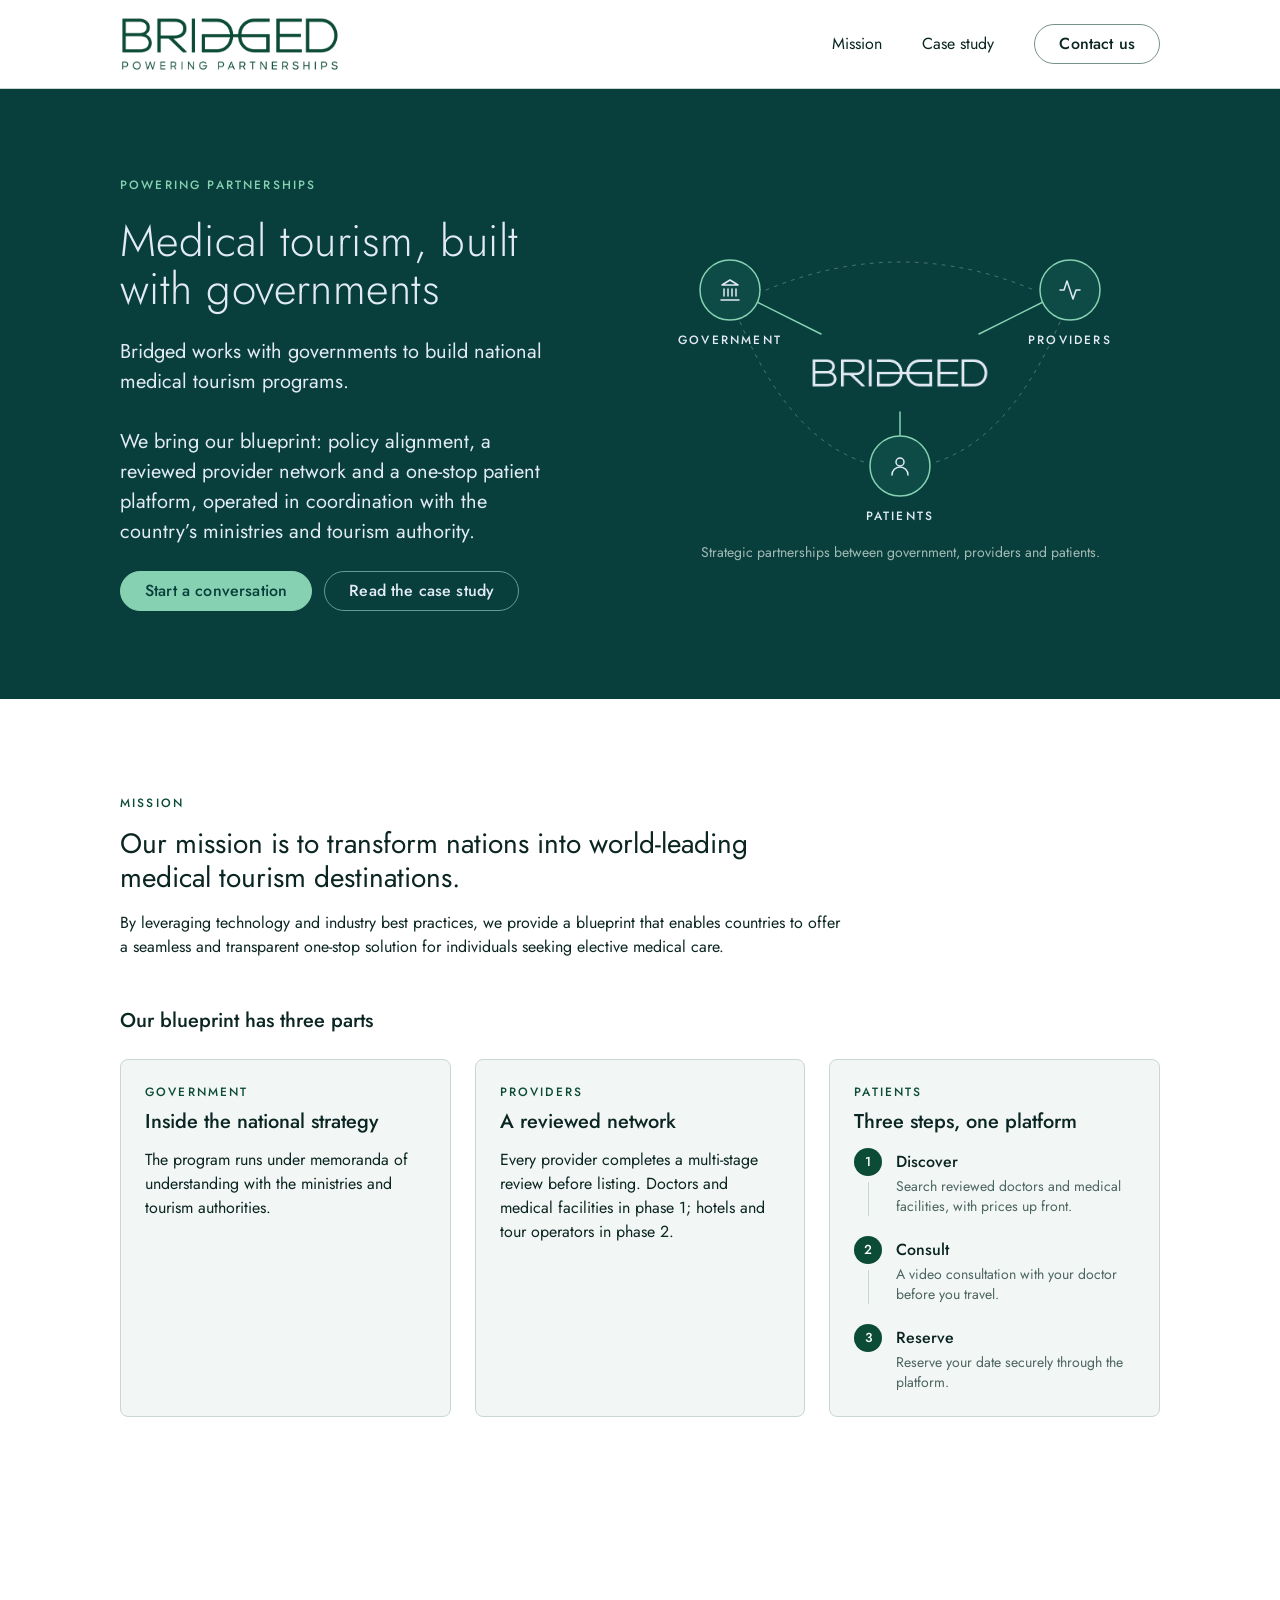
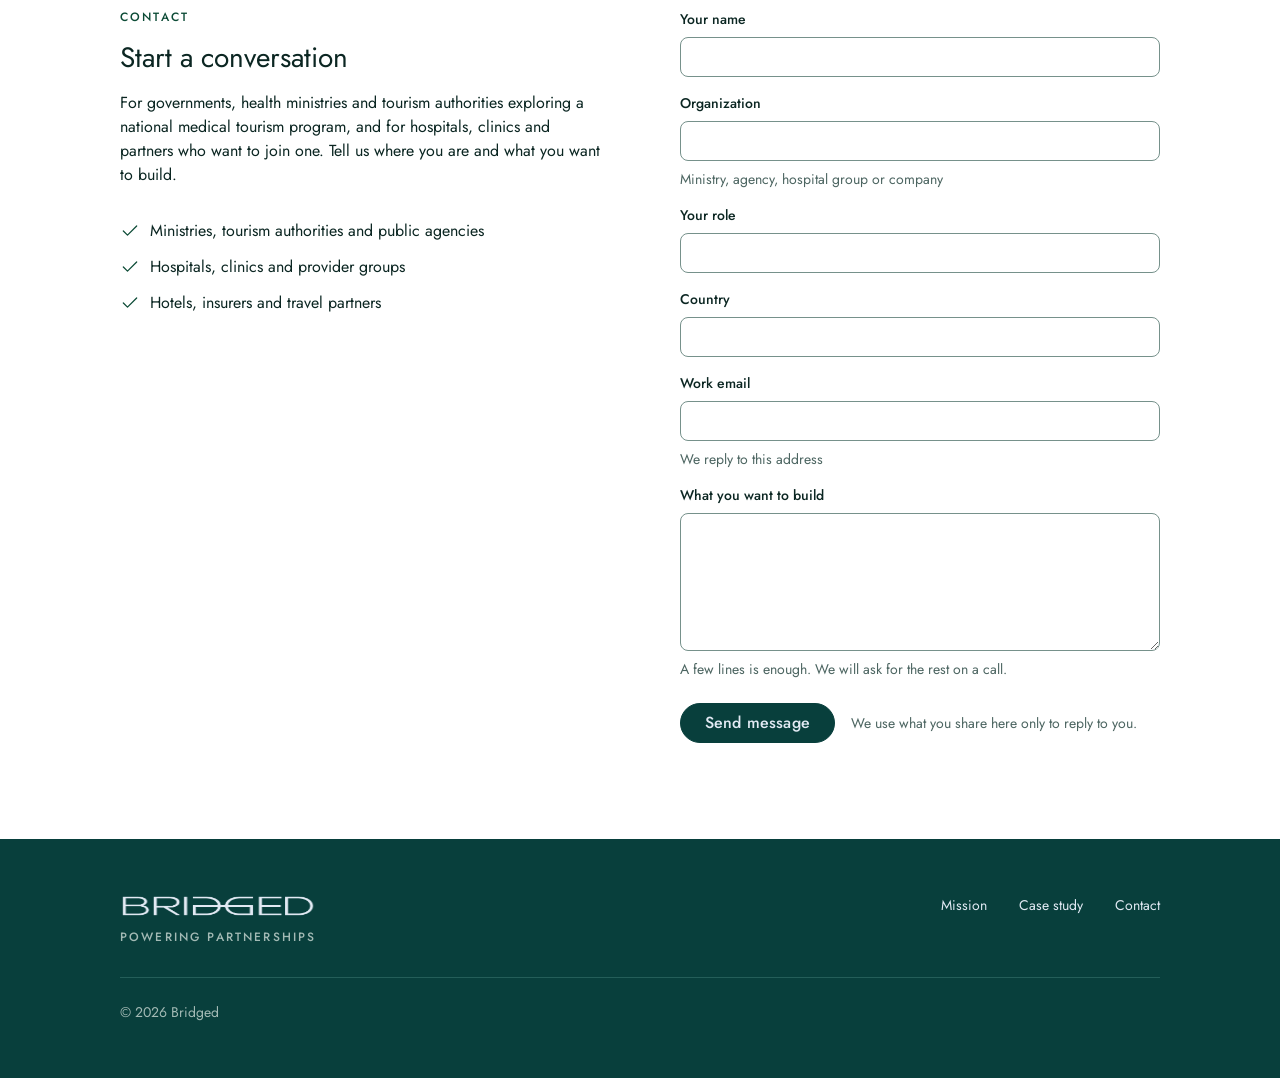
<file: index.html>
<!doctype html>
<html lang="en">
<head>
<meta charset="utf-8">
<meta name="viewport" content="width=device-width, initial-scale=1">
<title>Bridged — Medical tourism, built with governments</title>
<meta name="description" content="Bridged works with governments to build national medical tourism programs: policy alignment, a reviewed provider network and a one-stop patient platform. Armenia is the first country.">
<link rel="canonical" href="https://bridged.com/">
<meta property="og:type" content="website">
<meta property="og:site_name" content="Bridged">
<meta property="og:title" content="Bridged — Medical tourism, built with governments">
<meta property="og:description" content="Bridged works with governments to build national medical tourism programs: policy alignment, a reviewed provider network and a one-stop patient platform.">
<meta property="og:url" content="https://bridged.com/">
<meta property="og:image" content="https://bridged.com/assets/og-image.png">
<meta name="twitter:card" content="summary_large_image">
<meta name="theme-color" content="#083f3c">
<link rel="icon" href="/assets/favicon.svg" type="image/svg+xml">
<link rel="preconnect" href="https://fonts.googleapis.com">
<link rel="preconnect" href="https://fonts.gstatic.com" crossorigin>
<link href="https://fonts.googleapis.com/css2?family=Jost:ital,wght@0,300;0,400;0,500;1,300;1,400&display=swap" rel="stylesheet">
<link rel="stylesheet" href="/assets/styles.css">
</head>
<body>

<header class="site-header">
  <div class="wrap">
    <a class="site-logo" href="/" aria-label="Bridged home"><img src="/assets/bridged-lockup-forest.png" alt="Bridged, powering partnerships" width="220" height="55"></a>
    <nav class="site-nav" aria-label="Primary">
      <a class="nav-link" href="#mission">Mission</a>
      <a class="nav-link" href="/case-study.html">Case study</a>
      <a class="br-btn br-btn-secondary" href="#contact">Contact us</a>
    </nav>
  </div>
</header>

<main>

  <section class="hero theme-dark" aria-labelledby="hero-title">
    <div class="wrap">
      <div class="hero-copy">
        <p class="eyebrow">Powering partnerships</p>
        <h1 id="hero-title" class="display">Medical tourism, built with governments</h1>
        <p class="lead">Bridged works with governments to build national medical tourism programs.<br><br>We bring our blueprint: policy alignment, a reviewed provider network and a one-stop patient platform, operated in coordination with the country’s ministries and tourism authority.</p>
        <div class="btn-row">
          <a class="br-btn br-btn-primary" href="#contact">Start a conversation</a>
          <a class="br-btn br-btn-secondary" href="/case-study.html">Read the case study</a>
        </div>
      </div>
      <div class="hero-figure">
        <div class="hub" role="img" aria-label="Bridged at the centre, connected to government, providers and patients">
          <svg viewBox="0 0 520 300" fill="none" stroke-linecap="round" stroke-linejoin="round" aria-hidden="true">
            <path d="M113 74 181 108" stroke="#86d1b1" stroke-width="1.5"/>
            <path d="M407 74 339 108" stroke="#86d1b1" stroke-width="1.5"/>
            <path d="M260 210 260 186" stroke="#86d1b1" stroke-width="1.5"/>
            <path d="M126 64Q260 8 394 64" stroke="#e2eaf4" stroke-opacity="0.3" stroke-width="1" stroke-dasharray="3 6"/>
            <path d="M100 96Q150 212 224 236" stroke="#e2eaf4" stroke-opacity="0.3" stroke-width="1" stroke-dasharray="3 6"/>
            <path d="M420 96Q370 212 296 236" stroke="#e2eaf4" stroke-opacity="0.3" stroke-width="1" stroke-dasharray="3 6"/>
            <circle cx="90" cy="64" r="30" fill="#0e4b47" stroke="#86d1b1" stroke-width="1.5"/>
            <circle cx="430" cy="64" r="30" fill="#0e4b47" stroke="#86d1b1" stroke-width="1.5"/>
            <circle cx="260" cy="240" r="30" fill="#0e4b47" stroke="#86d1b1" stroke-width="1.5"/>
            <g transform="translate(78 52)" stroke="#e2eaf4" stroke-width="1.5"><path d="M3 22h18"/><path d="M6 18v-7"/><path d="M10 18v-7"/><path d="M14 18v-7"/><path d="M18 18v-7"/><path d="M12 2l8 5H4l8-5z"/></g>
            <g transform="translate(418 52)" stroke="#e2eaf4" stroke-width="1.5"><path d="M22 12h-4l-3 9L9 3l-3 9H2"/></g>
            <g transform="translate(248 228)" stroke="#e2eaf4" stroke-width="1.5"><circle cx="12" cy="8" r="4"/><path d="M20 21a8 8 0 0 0-16 0"/></g>
            <text x="90" y="118" text-anchor="middle" fill="#e2eaf4" font-family="Jost, system-ui, sans-serif" font-size="12" font-weight="500" letter-spacing="2.2">GOVERNMENT</text>
            <text x="430" y="118" text-anchor="middle" fill="#e2eaf4" font-family="Jost, system-ui, sans-serif" font-size="12" font-weight="500" letter-spacing="2.2">PROVIDERS</text>
            <text x="260" y="294" text-anchor="middle" fill="#e2eaf4" font-family="Jost, system-ui, sans-serif" font-size="12" font-weight="500" letter-spacing="2.2">PATIENTS</text>
          </svg>
          <img src="/assets/bridged-wordmark-ice.png" alt="" width="180" height="32">
        </div>
        <p class="small hub-caption">Strategic partnerships between government, providers and patients.</p>
      </div>
    </div>
  </section>

  <section id="mission" class="section" aria-labelledby="mission-title">
    <div class="wrap stack-48">
      <div class="measure stack-16">
        <p class="eyebrow">Mission</p>
        <h2 id="mission-title" class="title">Our mission is to transform nations into world-leading medical tourism destinations.</h2>
        <p>By leveraging technology and industry best practices, we provide a blueprint that enables countries to offer a seamless and transparent one-stop solution for individuals seeking elective medical care.</p>
      </div>
      <div class="stack-24">
        <h3 class="heading">Our blueprint has three parts</h3>
        <div class="card-grid">
          <section class="br-card">
            <p class="eyebrow br-card-eyebrow">Government</p>
            <h3 class="br-card-title">Inside the national strategy</h3>
            <div class="br-card-body"><p>The program runs under memoranda of understanding with the ministries and tourism authorities.</p></div>
          </section>
          <section class="br-card">
            <p class="eyebrow br-card-eyebrow">Providers</p>
            <h3 class="br-card-title">A reviewed network</h3>
            <div class="br-card-body"><p>Every provider completes a multi-stage review before listing. Doctors and medical facilities in phase 1; hotels and tour operators in phase 2.</p></div>
          </section>
          <section class="br-card">
            <p class="eyebrow br-card-eyebrow">Patients</p>
            <h3 class="br-card-title">Three steps, one platform</h3>
            <div class="br-card-body">
              <ol class="steps">
                <li class="step">
                  <span class="step-marker"><span class="step-num">1</span><span class="step-rail" aria-hidden="true"></span></span>
                  <span class="step-text"><span class="strong">Discover</span><span class="small muted">Search reviewed doctors and medical facilities, with prices up front.</span></span>
                </li>
                <li class="step">
                  <span class="step-marker"><span class="step-num">2</span><span class="step-rail" aria-hidden="true"></span></span>
                  <span class="step-text"><span class="strong">Consult</span><span class="small muted">A video consultation with your doctor before you travel.</span></span>
                </li>
                <li class="step">
                  <span class="step-marker"><span class="step-num">3</span></span>
                  <span class="step-text"><span class="strong">Reserve</span><span class="small muted">Reserve your date securely through the platform.</span></span>
                </li>
              </ol>
            </div>
          </section>
        </div>
      </div>
    </div>
  </section>

  <section id="contact" class="section contact" aria-labelledby="contact-title">
    <div class="wrap">
      <div class="contact-copy">
        <p class="eyebrow">Contact</p>
        <h2 id="contact-title" class="title">Start a conversation</h2>
        <p>For governments, health ministries and tourism authorities exploring a national medical tourism program, and for hospitals, clinics and partners who want to join one. Tell us where you are and what you want to build.</p>
        <ul class="checks" style="margin-top: 16px;">
          <li><svg viewBox="0 0 24 24" fill="none" stroke="currentColor" stroke-width="1.5" stroke-linecap="round" stroke-linejoin="round" aria-hidden="true"><path d="M20 6 9 17l-5-5"/></svg><span>Ministries, tourism authorities and public agencies</span></li>
          <li><svg viewBox="0 0 24 24" fill="none" stroke="currentColor" stroke-width="1.5" stroke-linecap="round" stroke-linejoin="round" aria-hidden="true"><path d="M20 6 9 17l-5-5"/></svg><span>Hospitals, clinics and provider groups</span></li>
          <li><svg viewBox="0 0 24 24" fill="none" stroke="currentColor" stroke-width="1.5" stroke-linecap="round" stroke-linejoin="round" aria-hidden="true"><path d="M20 6 9 17l-5-5"/></svg><span>Hotels, insurers and travel partners</span></li>
        </ul>
      </div>
      <form class="contact-form" name="contact" method="POST" action="/thanks.html" data-netlify="true" netlify-honeypot="bot-field" aria-label="Contact form">
        <input type="hidden" name="form-name" value="contact">
        <p class="hidden-field"><label>Leave this field empty: <input name="bot-field"></label></p>
        <div class="br-field">
          <label class="br-label" for="c-name">Your name</label>
          <input class="br-input" id="c-name" name="name" type="text" autocomplete="name" required>
        </div>
        <div class="br-field">
          <label class="br-label" for="c-org">Organization</label>
          <input class="br-input" id="c-org" name="organization" type="text" autocomplete="organization" aria-describedby="c-org-hint">
          <p class="br-help" id="c-org-hint">Ministry, agency, hospital group or company</p>
        </div>
        <div class="br-field">
          <label class="br-label" for="c-role">Your role</label>
          <input class="br-input" id="c-role" name="role" type="text" autocomplete="organization-title">
        </div>
        <div class="br-field">
          <label class="br-label" for="c-country">Country</label>
          <input class="br-input" id="c-country" name="country" type="text" autocomplete="country-name">
        </div>
        <div class="br-field">
          <label class="br-label" for="c-email">Work email</label>
          <input class="br-input" id="c-email" name="email" type="email" autocomplete="email" inputmode="email" aria-describedby="c-email-hint" required>
          <p class="br-help" id="c-email-hint">We reply to this address</p>
        </div>
        <div class="br-field">
          <label class="br-label" for="c-message">What you want to build</label>
          <textarea class="br-textarea" id="c-message" name="message" rows="5" aria-describedby="c-message-hint" required></textarea>
          <p class="br-help" id="c-message-hint">A few lines is enough. We will ask for the rest on a call.</p>
        </div>
        <div class="form-actions">
          <button class="br-btn br-btn-primary" type="submit">Send message</button>
          <p class="br-help">We use what you share here only to reply to you.</p>
        </div>
      </form>
    </div>
  </section>

</main>

<footer class="site-footer theme-dark">
  <div class="wrap">
    <div class="footer-top">
      <div class="footer-brand">
        <img src="/assets/bridged-wordmark-ice.png" alt="Bridged" width="123" height="22">
        <p class="eyebrow">Powering partnerships</p>
      </div>
      <nav class="footer-nav" aria-label="Footer">
        <a href="#mission">Mission</a>
        <a href="/case-study.html">Case study</a>
        <a href="#contact">Contact</a>
      </nav>
    </div>
    <div class="footer-bottom">© 2026 Bridged</div>
  </div>
</footer>

</body>
</html>
</file>
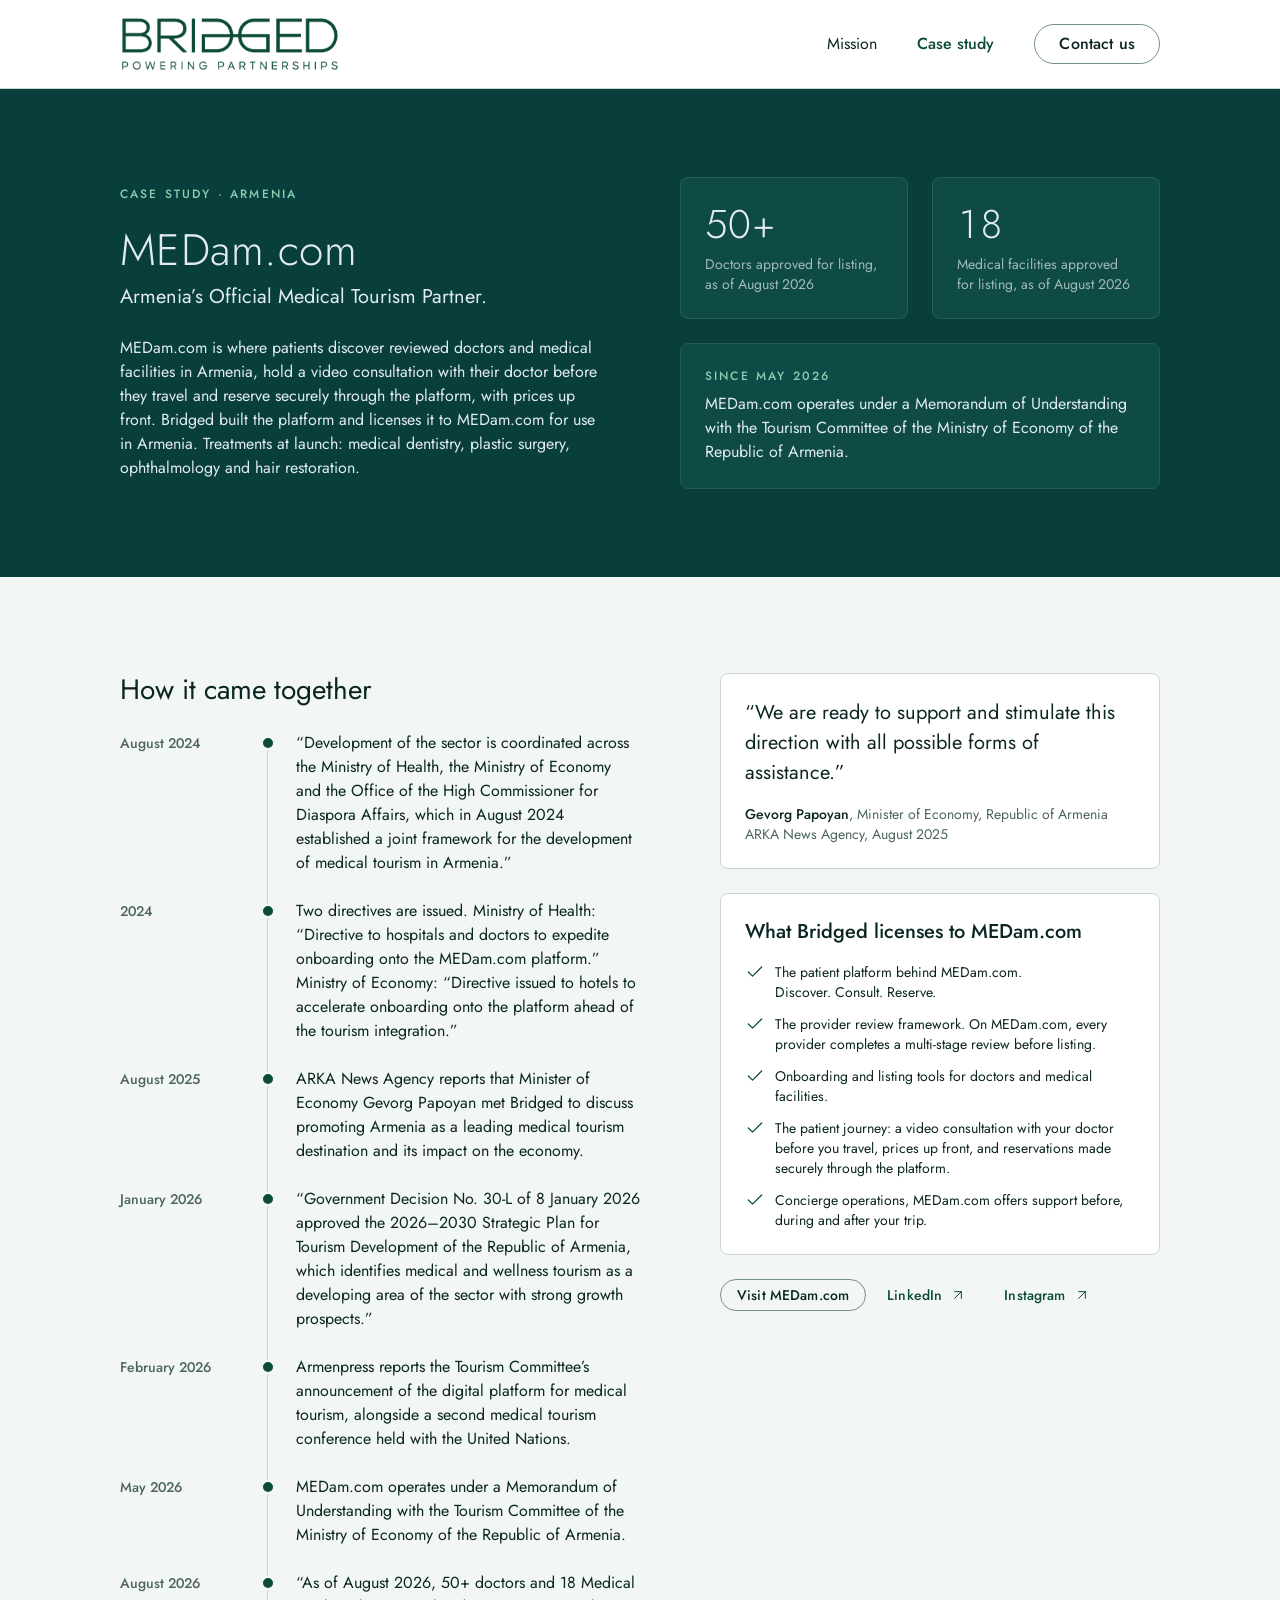
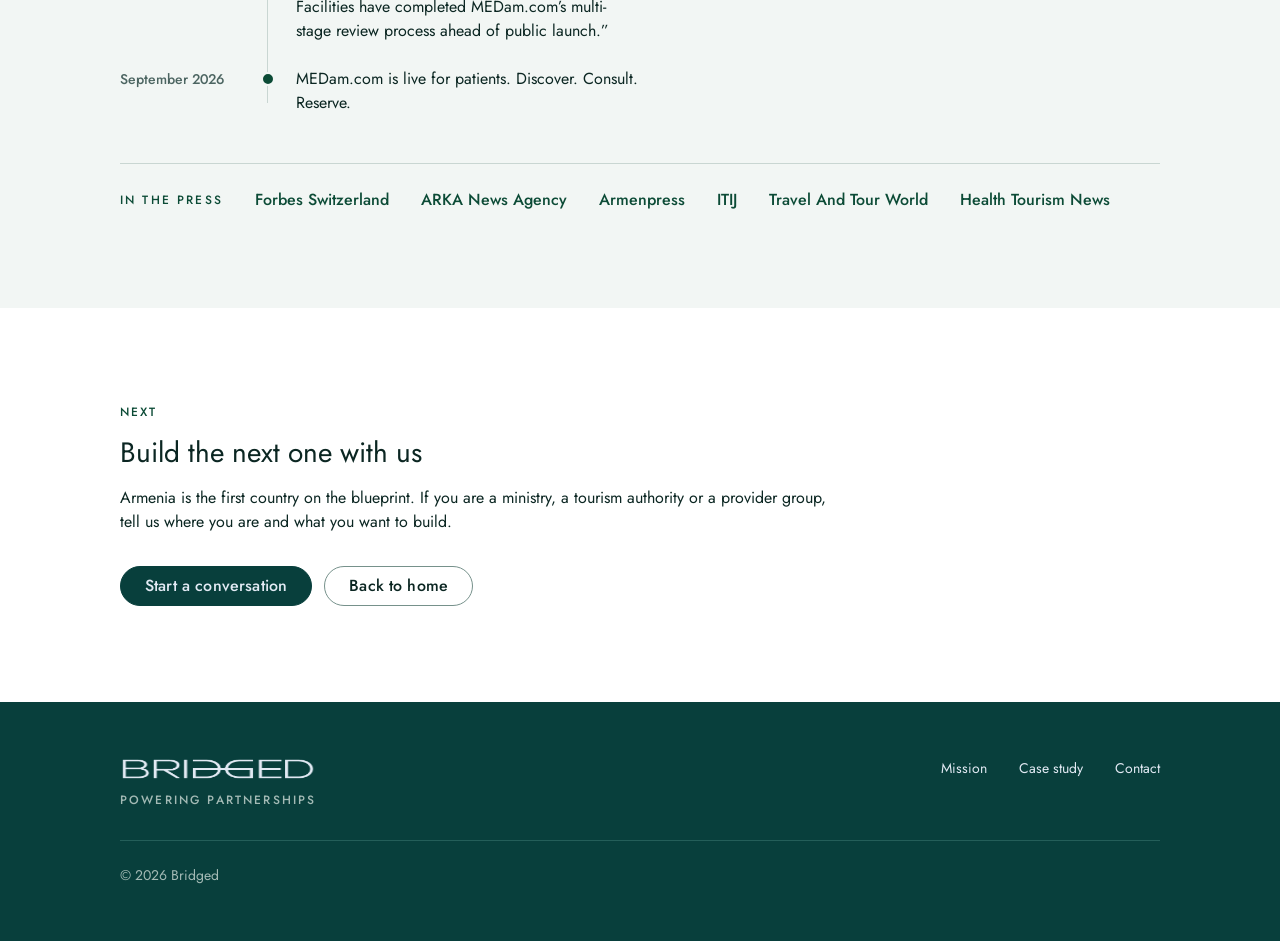
<file: case-study.html>
<!doctype html>
<html lang="en">
<head>
<meta charset="utf-8">
<meta name="viewport" content="width=device-width, initial-scale=1">
<title>Case study: MEDam.com, Armenia — Bridged</title>
<meta name="description" content="How Bridged built MEDam.com, Armenia’s Official Medical Tourism Partner: the government framework, the provider review process and the patient platform.">
<link rel="canonical" href="https://bridged.com/case-study.html">
<meta property="og:type" content="article">
<meta property="og:site_name" content="Bridged">
<meta property="og:title" content="Case study: MEDam.com, Armenia — Bridged">
<meta property="og:description" content="How Bridged built MEDam.com, Armenia’s Official Medical Tourism Partner: the government framework, the provider review process and the patient platform.">
<meta property="og:url" content="https://bridged.com/case-study.html">
<meta property="og:image" content="https://bridged.com/assets/og-image.png">
<meta name="twitter:card" content="summary_large_image">
<meta name="theme-color" content="#083f3c">
<link rel="icon" href="/assets/favicon.svg" type="image/svg+xml">
<link rel="preconnect" href="https://fonts.googleapis.com">
<link rel="preconnect" href="https://fonts.gstatic.com" crossorigin>
<link href="https://fonts.googleapis.com/css2?family=Jost:ital,wght@0,300;0,400;0,500;1,300;1,400&display=swap" rel="stylesheet">
<link rel="stylesheet" href="/assets/styles.css">
</head>
<body>

<header class="site-header">
  <div class="wrap">
    <a class="site-logo" href="/" aria-label="Bridged home"><img src="/assets/bridged-lockup-forest.png" alt="Bridged, powering partnerships" width="220" height="55"></a>
    <nav class="site-nav" aria-label="Primary">
      <a class="nav-link" href="/#mission">Mission</a>
      <a class="nav-link" href="/case-study.html" aria-current="page">Case study</a>
      <a class="br-btn br-btn-secondary" href="/#contact">Contact us</a>
    </nav>
  </div>
</header>

<main>

  <section class="hero case-hero theme-dark" aria-labelledby="case-title">
    <div class="wrap">
      <div class="hero-copy">
        <p class="eyebrow">Case study · Armenia</p>
        <div class="stack-16" style="gap: 8px;">
          <h1 id="case-title" class="display">MEDam.com</h1>
          <p class="lead">Armenia’s Official Medical Tourism Partner.</p>
        </div>
        <p>MEDam.com is where patients discover reviewed doctors and medical facilities in Armenia, hold a video consultation with their doctor before they travel and reserve securely through the platform, with prices up front. Bridged built the platform and licenses it to MEDam.com for use in Armenia. Treatments at launch: medical dentistry, plastic surgery, ophthalmology and hair restoration.</p>
      </div>
      <div class="stat-grid">
        <div class="stat">
          <p class="stat-num">50+</p>
          <p class="stat-label">Doctors approved for listing, as of August 2026</p>
        </div>
        <div class="stat">
          <p class="stat-num">18</p>
          <p class="stat-label">Medical facilities approved for listing, as of August 2026</p>
        </div>
        <div class="stat stat-wide">
          <p class="eyebrow">Since May 2026</p>
          <p style="color: #e2eaf4;">MEDam.com operates under a Memorandum of Understanding with the Tourism Committee of the Ministry of Economy of the Republic of Armenia.</p>
        </div>
      </div>
    </div>
  </section>

  <section class="section section-raised" aria-labelledby="timeline-title">
    <div class="wrap stack-48">
      <div class="two-col">
        <div class="two-col-main">
          <h2 id="timeline-title" class="title">How it came together</h2>
          <div class="timeline">
            <div class="timeline-rail" aria-hidden="true"></div>
            <ol>
              <li class="tl-item">
                <span class="tl-date">August 2024</span>
                <span class="tl-dot-cell"><span class="tl-dot"></span></span>
                <p>“Development of the sector is coordinated across the Ministry of Health, the Ministry of Economy and the Office of the High Commissioner for Diaspora Affairs, which in August 2024 established a joint framework for the development of medical tourism in Armenia.”</p>
              </li>
              <li class="tl-item">
                <span class="tl-date">2024</span>
                <span class="tl-dot-cell"><span class="tl-dot"></span></span>
                <p>Two directives are issued. Ministry of Health: “Directive to hospitals and doctors to expedite onboarding onto the MEDam.com platform.” Ministry of Economy: “Directive issued to hotels to accelerate onboarding onto the platform ahead of the tourism integration.”</p>
              </li>
              <li class="tl-item">
                <span class="tl-date">August 2025</span>
                <span class="tl-dot-cell"><span class="tl-dot"></span></span>
                <p>ARKA News Agency reports that Minister of Economy Gevorg Papoyan met Bridged to discuss promoting Armenia as a leading medical tourism destination and its impact on the economy.</p>
              </li>
              <li class="tl-item">
                <span class="tl-date">January 2026</span>
                <span class="tl-dot-cell"><span class="tl-dot"></span></span>
                <p>“Government Decision No. 30-L of 8 January 2026 approved the 2026–2030 Strategic Plan for Tourism Development of the Republic of Armenia, which identifies medical and wellness tourism as a developing area of the sector with strong growth prospects.”</p>
              </li>
              <li class="tl-item">
                <span class="tl-date">February 2026</span>
                <span class="tl-dot-cell"><span class="tl-dot"></span></span>
                <p>Armenpress reports the Tourism Committee’s announcement of the digital platform for medical tourism, alongside a second medical tourism conference held with the United Nations.</p>
              </li>
              <li class="tl-item">
                <span class="tl-date">May 2026</span>
                <span class="tl-dot-cell"><span class="tl-dot"></span></span>
                <p>MEDam.com operates under a Memorandum of Understanding with the Tourism Committee of the Ministry of Economy of the Republic of Armenia.</p>
              </li>
              <li class="tl-item">
                <span class="tl-date">August 2026</span>
                <span class="tl-dot-cell"><span class="tl-dot"></span></span>
                <p>“As of August 2026, 50+ doctors and 18 Medical Facilities have completed MEDam.com’s multi-stage review process ahead of public launch.”</p>
              </li>
              <li class="tl-item">
                <span class="tl-date">September 2026</span>
                <span class="tl-dot-cell"><span class="tl-dot"></span></span>
                <p>MEDam.com is live for patients. Discover. Consult. Reserve.</p>
              </li>
            </ol>
          </div>
        </div>

        <div class="two-col-side">
          <figure class="panel quote">
            <blockquote>“We are ready to support and stimulate this direction with all possible forms of assistance.”</blockquote>
            <figcaption><span class="strong" style="color: var(--ink);">Gevorg Papoyan</span>, Minister of Economy, Republic of Armenia<br>ARKA News Agency, August 2025</figcaption>
          </figure>
          <div class="panel stack-16">
            <h3 class="heading">What Bridged licenses to MEDam.com</h3>
            <ul class="checks small">
              <li><svg viewBox="0 0 24 24" fill="none" stroke="currentColor" stroke-width="1.5" stroke-linecap="round" stroke-linejoin="round" aria-hidden="true"><path d="M20 6 9 17l-5-5"/></svg><span>The patient platform behind MEDam.com.<br>Discover. Consult. Reserve.</span></li>
              <li><svg viewBox="0 0 24 24" fill="none" stroke="currentColor" stroke-width="1.5" stroke-linecap="round" stroke-linejoin="round" aria-hidden="true"><path d="M20 6 9 17l-5-5"/></svg><span>The provider review framework. On MEDam.com, every provider completes a multi-stage review before listing.</span></li>
              <li><svg viewBox="0 0 24 24" fill="none" stroke="currentColor" stroke-width="1.5" stroke-linecap="round" stroke-linejoin="round" aria-hidden="true"><path d="M20 6 9 17l-5-5"/></svg><span>Onboarding and listing tools for doctors and medical facilities.</span></li>
              <li><svg viewBox="0 0 24 24" fill="none" stroke="currentColor" stroke-width="1.5" stroke-linecap="round" stroke-linejoin="round" aria-hidden="true"><path d="M20 6 9 17l-5-5"/></svg><span>The patient journey: a video consultation with your doctor before you travel, prices up front, and reservations made securely through the platform.</span></li>
              <li><svg viewBox="0 0 24 24" fill="none" stroke="currentColor" stroke-width="1.5" stroke-linecap="round" stroke-linejoin="round" aria-hidden="true"><path d="M20 6 9 17l-5-5"/></svg><span>Concierge operations, MEDam.com offers support before, during and after your trip.</span></li>
            </ul>
          </div>
          <div class="link-row">
            <a class="br-btn br-btn-secondary br-btn-sm" href="https://medam.com" target="_blank" rel="noopener">Visit MEDam.com</a>
            <a class="br-btn br-btn-quiet br-btn-sm" href="https://linkedin.com/company/bookmedam" target="_blank" rel="noopener" aria-label="MEDam.com on LinkedIn">LinkedIn<svg viewBox="0 0 24 24" fill="none" stroke="currentColor" stroke-width="1.5" stroke-linecap="round" stroke-linejoin="round" aria-hidden="true"><path d="M7 17 17 7"/><path d="M7 7h10v10"/></svg></a>
            <a class="br-btn br-btn-quiet br-btn-sm" href="https://instagram.com/bookmedam" target="_blank" rel="noopener" aria-label="MEDam.com on Instagram">Instagram<svg viewBox="0 0 24 24" fill="none" stroke="currentColor" stroke-width="1.5" stroke-linecap="round" stroke-linejoin="round" aria-hidden="true"><path d="M7 17 17 7"/><path d="M7 7h10v10"/></svg></a>
          </div>
        </div>
      </div>

      <div class="press">
        <p class="eyebrow">In the press</p>
        <a href="https://forbes.swiss/files/content-artikel/armenia-a-new-era-for-forbes.pdf" target="_blank" rel="noopener">Forbes Switzerland</a>
        <a href="https://arka.am/en/news/business/american_bridged_intends_to_promote_armenia_as_a_leading_medical_tourism_destination_/" target="_blank" rel="noopener">ARKA News Agency</a>
        <a href="https://armenpress.am/en/article/1242859" target="_blank" rel="noopener">Armenpress</a>
        <a href="https://www.itij.com/latest/news/armenia-announces-plans-develop-medical-tourism" target="_blank" rel="noopener">ITIJ</a>
        <a href="https://www.travelandtourworld.com/news/article/armenia-boosts-medical-tourism-growth-with-new-digital-platforms-and-international-cooperation-to-offer-high-quality-healthcare-services-to-global-visitors/" target="_blank" rel="noopener">Travel And Tour World</a>
        <a href="https://health-tourism-news.com/updates/armenia-s-digital-ambition-a-strategic-play-for-global-medical-tourism/" target="_blank" rel="noopener">Health Tourism News</a>
      </div>
    </div>
  </section>

  <section class="section cta" aria-labelledby="next-title">
    <div class="wrap">
      <p class="eyebrow">Next</p>
      <h2 id="next-title" class="title">Build the next one with us</h2>
      <p class="measure">Armenia is the first country on the blueprint. If you are a ministry, a tourism authority or a provider group, tell us where you are and what you want to build.</p>
      <div class="btn-row" style="margin-top: 16px;">
        <a class="br-btn br-btn-primary" href="/#contact">Start a conversation</a>
        <a class="br-btn br-btn-secondary" href="/">Back to home</a>
      </div>
    </div>
  </section>

</main>

<footer class="site-footer theme-dark">
  <div class="wrap">
    <div class="footer-top">
      <div class="footer-brand">
        <img src="/assets/bridged-wordmark-ice.png" alt="Bridged" width="123" height="22">
        <p class="eyebrow">Powering partnerships</p>
      </div>
      <nav class="footer-nav" aria-label="Footer">
        <a href="/#mission">Mission</a>
        <a href="/case-study.html">Case study</a>
        <a href="/#contact">Contact</a>
      </nav>
    </div>
    <div class="footer-bottom">© 2026 Bridged</div>
  </div>
</footer>

</body>
</html>
</file>
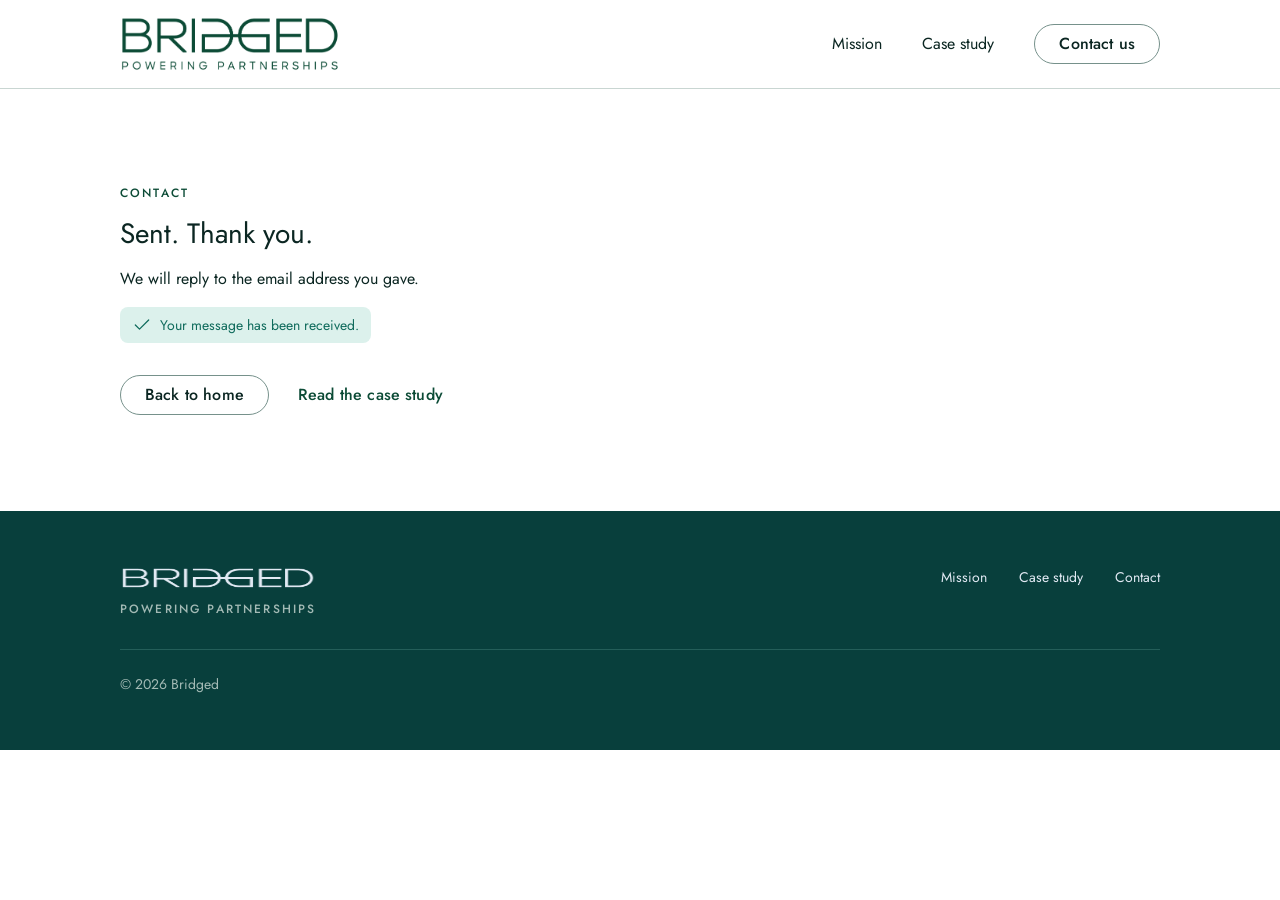
<file: thanks.html>
<!doctype html>
<html lang="en">
<head>
<meta charset="utf-8">
<meta name="viewport" content="width=device-width, initial-scale=1">
<title>Message sent — Bridged</title>
<meta name="robots" content="noindex">
<meta name="theme-color" content="#083f3c">
<link rel="icon" href="/assets/favicon.svg" type="image/svg+xml">
<link rel="preconnect" href="https://fonts.googleapis.com">
<link rel="preconnect" href="https://fonts.gstatic.com" crossorigin>
<link href="https://fonts.googleapis.com/css2?family=Jost:ital,wght@0,300;0,400;0,500;1,300;1,400&display=swap" rel="stylesheet">
<link rel="stylesheet" href="/assets/styles.css">
</head>
<body>

<header class="site-header">
  <div class="wrap">
    <a class="site-logo" href="/" aria-label="Bridged home"><img src="/assets/bridged-lockup-forest.png" alt="Bridged, powering partnerships" width="220" height="55"></a>
    <nav class="site-nav" aria-label="Primary">
      <a class="nav-link" href="/#mission">Mission</a>
      <a class="nav-link" href="/case-study.html">Case study</a>
      <a class="br-btn br-btn-secondary" href="/#contact">Contact us</a>
    </nav>
  </div>
</header>

<main class="notice">
  <div class="wrap">
    <p class="eyebrow">Contact</p>
    <h1 class="title">Sent. Thank you.</h1>
    <p class="measure">We will reply to the email address you gave.</p>
    <p class="status"><svg viewBox="0 0 24 24" fill="none" stroke="currentColor" stroke-width="1.5" stroke-linecap="round" stroke-linejoin="round" aria-hidden="true"><path d="M20 6 9 17l-5-5"/></svg><span>Your message has been received.</span></p>
    <div class="btn-row" style="margin-top: 16px;">
      <a class="br-btn br-btn-secondary" href="/">Back to home</a>
      <a class="br-btn br-btn-quiet" href="/case-study.html">Read the case study</a>
    </div>
  </div>
</main>

<footer class="site-footer theme-dark">
  <div class="wrap">
    <div class="footer-top">
      <div class="footer-brand">
        <img src="/assets/bridged-wordmark-ice.png" alt="Bridged" width="123" height="22">
        <p class="eyebrow">Powering partnerships</p>
      </div>
      <nav class="footer-nav" aria-label="Footer">
        <a href="/#mission">Mission</a>
        <a href="/case-study.html">Case study</a>
        <a href="/#contact">Contact</a>
      </nav>
    </div>
    <div class="footer-bottom">© 2026 Bridged</div>
  </div>
</footer>

</body>
</html>
</file>
<file: assets/styles.css>
/* Bridged — bridged.com
   Tokens and components from the Bridged design system (Jost; teal / forest / ice). */

:root {
  --font-sans: "Jost", "Noto Sans Armenian", system-ui, -apple-system, "Segoe UI", sans-serif;

  --surface: #ffffff;
  --surface-raised: #f2f6f4;
  --line: #c9d6d2;
  --line-strong: #76918b;
  --ink: #0b2622;
  --ink-muted: #4c6561;
  --brand: #083f3c;
  --on-brand: #e2eaf4;
  --brand-soft: #e2eaf4;
  --accent: #0c4b36;
  --on-accent: #ffffff;
  --accent-soft: #dcece4;
  --success: #0f6b5c;
  --success-soft: #dcf1ec;
  --danger: #b42318;
  --danger-soft: #fbeae8;

  --teal: #083f3c;
  --ice: #e2eaf4;
  --mint: #86d1b1;

  --space-1: 4px; --space-2: 8px; --space-3: 12px; --space-4: 16px;
  --space-6: 24px; --space-8: 32px; --space-12: 48px; --space-16: 64px;
  --radius-sm: 4px; --radius-md: 8px; --radius-lg: 16px; --radius-full: 9999px;
  --focus-ring: 0 0 0 2px #ffffff, 0 0 0 4px #0c4b36;

  --gutter: 120px;
  --content: 1200px;
}

.theme-dark {
  --surface: #083f3c;
  --surface-raised: #0e4b47;
  --line: #245e59;
  --line-strong: #639c95;
  --ink: #e2eaf4;
  --ink-muted: #a3bab5;
  --brand: #e2eaf4;
  --on-brand: #083f3c;
  --brand-soft: #11554b;
  --accent: #86d1b1;
  --on-accent: #083f3c;
  --accent-soft: #11554b;
  --focus-ring: 0 0 0 2px #083f3c, 0 0 0 4px #86d1b1;
}

/* ---------- base ---------- */
*, *::before, *::after { box-sizing: border-box; }
html { scroll-behavior: smooth; -webkit-text-size-adjust: 100%; }
body {
  margin: 0;
  font-family: var(--font-sans);
  font-size: 16px;
  line-height: 24px;
  color: var(--ink);
  background: var(--surface);
  -webkit-font-smoothing: antialiased;
}
img { max-width: 100%; display: block; }
a { color: var(--accent); text-decoration: none; }
a:hover { text-decoration: underline; }
a:focus-visible, button:focus-visible, input:focus-visible, textarea:focus-visible {
  outline: 2px solid transparent;
  box-shadow: var(--focus-ring);
  border-radius: var(--radius-sm);
}
h1, h2, h3, p, ul, ol, figure { margin: 0; }
ul, ol { padding: 0; list-style: none; }
.visually-hidden {
  position: absolute !important; width: 1px; height: 1px; margin: -1px; padding: 0;
  overflow: hidden; clip: rect(0 0 0 0); white-space: nowrap; border: 0;
}
[id] { scroll-margin-top: 24px; }

/* ---------- type ---------- */
.eyebrow {
  font-size: 12px; line-height: 16px; font-weight: 500;
  letter-spacing: 0.18em; text-transform: uppercase; color: var(--accent);
}
.display { font-size: 44px; line-height: 48px; font-weight: 300; letter-spacing: 0.01em; }
.title { font-size: 28px; line-height: 34px; font-weight: 400; }
.heading { font-size: 20px; line-height: 28px; font-weight: 500; }
.lead { font-size: 20px; line-height: 30px; font-weight: 400; }
.small { font-size: 14px; line-height: 20px; }
.muted { color: var(--ink-muted); }
.strong { font-weight: 500; }

/* ---------- layout ---------- */
.wrap { max-width: calc(var(--content) + 2 * var(--gutter)); margin: 0 auto; padding-left: var(--gutter); padding-right: var(--gutter); }
.section { padding-top: 96px; padding-bottom: 96px; }
.section-raised { background: var(--surface-raised); }
.measure { max-width: 720px; }
.stack-16 { display: flex; flex-direction: column; gap: 16px; }
.stack-24 { display: flex; flex-direction: column; gap: 24px; }
.stack-48 { display: flex; flex-direction: column; gap: 48px; }

/* ---------- header ---------- */
.site-header {
  background: var(--surface);
  border-bottom: 1px solid var(--line);
}
.site-header .wrap {
  min-height: 88px;
  display: flex; align-items: center; justify-content: space-between; gap: 24px;
}
.site-logo { display: inline-flex; align-items: center; }
.site-logo img { width: 220px; height: auto; }
.site-nav { display: flex; align-items: center; gap: 40px; }
.nav-link { font-size: 16px; line-height: 24px; color: var(--ink); }
.nav-link:hover { color: var(--accent); text-decoration: none; }
.nav-link[aria-current="page"] { color: var(--accent); font-weight: 500; }

/* ---------- buttons (design-system Button) ---------- */
.br-btn {
  font-family: var(--font-sans); font-size: 16px; line-height: 24px; font-weight: 500; letter-spacing: 0.01em;
  display: inline-flex; align-items: center; justify-content: center; gap: var(--space-2);
  height: 40px; padding: 0 var(--space-6); border-radius: var(--radius-full);
  border: 1px solid transparent; cursor: pointer; white-space: nowrap;
  transition: background-color 150ms ease-out, color 150ms ease-out, border-color 150ms ease-out;
}
.br-btn:hover { text-decoration: none; }
.br-btn-sm { height: 32px; padding: 0 var(--space-4); font-size: 14px; line-height: 20px; }
.br-btn-primary { background: var(--brand); border-color: var(--brand); color: var(--on-brand); }
.br-btn-primary:hover { background: var(--accent); border-color: var(--accent); color: var(--on-accent); }
.br-btn-secondary { background: transparent; border-color: var(--line-strong); color: var(--ink); }
.br-btn-secondary:hover { background: var(--surface-raised); border-color: var(--ink); color: var(--ink); }
.br-btn-quiet { background: transparent; color: var(--accent); padding: 0 var(--space-4); }
.br-btn-quiet:hover { background: var(--accent-soft); color: var(--accent); }
.theme-dark .br-btn-primary { background: var(--mint); border-color: var(--mint); color: var(--teal); }
.theme-dark .br-btn-primary:hover { background: #a6dfc6; border-color: #a6dfc6; color: var(--teal); }
.theme-dark .br-btn-secondary:hover { background: var(--surface-raised); border-color: var(--ink); }
.btn-row { display: flex; align-items: center; flex-wrap: wrap; gap: 12px; }

/* ---------- cards (design-system Card) ---------- */
.br-card {
  background: var(--surface-raised); border: 1px solid var(--line);
  border-radius: var(--radius-md); padding: var(--space-6);
}
.br-card-eyebrow { margin: 0 0 var(--space-2); }
.br-card-title { margin: 0 0 var(--space-3); font-size: 20px; line-height: 28px; font-weight: 500; color: var(--ink); }
.br-card-body { font-size: 16px; line-height: 24px; color: var(--ink); }
.panel {
  background: var(--surface); border: 1px solid var(--line);
  border-radius: var(--radius-md); padding: var(--space-6);
}

/* ---------- forms (design-system Input) ---------- */
.br-field { display: flex; flex-direction: column; gap: var(--space-2); }
.br-label { font-size: 14px; line-height: 20px; font-weight: 500; color: var(--ink); }
.br-input, .br-textarea {
  font-family: var(--font-sans); font-size: 16px; line-height: 24px; color: var(--ink);
  padding: 0 var(--space-3); border-radius: var(--radius-md); border: 1px solid var(--line-strong);
  background: var(--surface); width: 100%; transition: border-color 150ms ease-out;
}
.br-input { height: 40px; }
.br-textarea { min-height: 128px; padding: 8px 12px; resize: vertical; }
.br-input::placeholder, .br-textarea::placeholder { color: var(--ink-muted); }
.br-input:hover, .br-textarea:hover { border-color: var(--ink); }
.br-input:focus-visible, .br-textarea:focus-visible { border-color: var(--accent); box-shadow: var(--focus-ring); border-radius: var(--radius-md); }
.br-help { margin: 0; font-size: 14px; line-height: 20px; color: var(--ink-muted); }
.hidden-field { display: none; }

/* ---------- hero ---------- */
.hero { background: var(--teal); color: var(--ice); }
.hero .wrap { padding-top: 88px; padding-bottom: 88px; display: flex; align-items: center; gap: 80px; }
.hero-copy { flex: 1 1 0; min-width: 0; max-width: 680px; display: flex; flex-direction: column; gap: 24px; }
.hero-copy .eyebrow { color: var(--mint); }
.hero-copy .lead { max-width: 600px; }
.hero-figure { width: 520px; flex: none; display: flex; flex-direction: column; align-items: center; gap: 16px; }
.hub { position: relative; width: 100%; max-width: 520px; aspect-ratio: 520 / 300; }
.hub svg { position: absolute; inset: 0; width: 100%; height: 100%; display: block; }
.hub img { position: absolute; left: 32.7%; top: 43.7%; width: 34.6%; height: auto; }
.hub-caption { max-width: 420px; text-align: center; color: #a3bab5; }

/* ---------- mission ---------- */
.card-grid { display: grid; grid-template-columns: repeat(3, minmax(0, 1fr)); gap: 24px; }
.steps { margin-top: 4px; display: flex; flex-direction: column; }
.step { display: grid; grid-template-columns: 28px minmax(0, 1fr); column-gap: 14px; padding-bottom: 20px; }
.step:last-child { padding-bottom: 0; }
.step-marker { display: flex; flex-direction: column; align-items: center; }
.step-num {
  flex: none; width: 28px; height: 28px; border-radius: var(--radius-full);
  background: var(--accent); color: var(--on-accent);
  font-size: 13px; line-height: 28px; font-weight: 500; text-align: center;
}
.step-rail { flex: 1 1 auto; width: 1px; margin-top: 6px; background: var(--line); }
.step-text { display: flex; flex-direction: column; gap: 2px; padding-top: 2px; }

/* ---------- check lists ---------- */
.checks { display: flex; flex-direction: column; gap: 12px; }
.checks li { display: flex; align-items: flex-start; gap: 10px; }
.checks svg { flex: none; width: 20px; height: 20px; color: var(--accent); margin-top: 2px; }
.checks.small svg { margin-top: 0; }

/* ---------- contact ---------- */
.contact .wrap { display: flex; align-items: flex-start; gap: 80px; }
.contact-copy { flex: 1 1 0; min-width: 0; max-width: 560px; display: flex; flex-direction: column; gap: 16px; }
.contact-form { width: 480px; flex: none; display: flex; flex-direction: column; gap: 16px; }
.form-actions { display: flex; align-items: center; gap: 16px; margin-top: 8px; flex-wrap: wrap; }
.status {
  display: flex; align-items: center; gap: 8px; font-size: 14px; line-height: 20px;
  color: var(--success); background: var(--success-soft); border-radius: var(--radius-md); padding: 8px 12px;
}
.status svg { flex: none; width: 20px; height: 20px; }

/* ---------- case study ---------- */
.case-hero .hero-copy { max-width: 640px; }
.stat-grid { width: 480px; flex: none; display: grid; grid-template-columns: repeat(2, minmax(0, 1fr)); gap: 24px; }
.stat {
  background: #0e4b47; border: 1px solid #245e59; border-radius: var(--radius-md);
  padding: 24px; display: flex; flex-direction: column; gap: 8px;
}
.stat-num { font-size: 40px; line-height: 44px; font-weight: 300; letter-spacing: 0.01em; font-variant-numeric: tabular-nums; color: var(--ice); }
.stat-label { font-size: 14px; line-height: 20px; color: #a3bab5; }
.stat-wide { grid-column: span 2; }
.stat-wide .eyebrow { color: var(--mint); }

.two-col { display: flex; align-items: flex-start; gap: 80px; }
.two-col-main { flex: 1 1 0; min-width: 0; display: flex; flex-direction: column; gap: 24px; }
.two-col-side { width: 440px; flex: none; display: flex; flex-direction: column; gap: 24px; }

.timeline { position: relative; }
.timeline-rail { position: absolute; left: 147px; top: 12px; bottom: 12px; width: 1px; background: var(--line); }
.timeline ol { position: relative; display: flex; flex-direction: column; }
.tl-item { display: grid; grid-template-columns: 120px 24px minmax(0, 1fr); column-gap: 16px; padding-bottom: 24px; }
.tl-item:last-child { padding-bottom: 0; }
.tl-date { padding-top: 2px; font-size: 14px; line-height: 20px; font-weight: 500; color: var(--ink-muted); font-variant-numeric: tabular-nums; }
.tl-dot-cell { display: flex; justify-content: center; }
.tl-dot { display: block; width: 10px; height: 10px; margin-top: 5px; border-radius: var(--radius-full); background: var(--accent); border: 2px solid var(--surface-raised); box-sizing: content-box; }

.quote { display: flex; flex-direction: column; gap: 16px; }
.quote blockquote { margin: 0; font-size: 20px; line-height: 30px; }
.quote figcaption { font-size: 14px; line-height: 20px; color: var(--ink-muted); }
.link-row { display: flex; align-items: center; flex-wrap: nowrap; gap: 4px; }
.link-row .br-btn { flex: none; }
.link-row svg { width: 16px; height: 16px; }
.press { display: flex; align-items: center; flex-wrap: wrap; gap: 12px 32px; padding-top: 24px; border-top: 1px solid var(--line); }
.press a { font-size: 16px; line-height: 24px; font-weight: 500; }

.cta .wrap { display: flex; flex-direction: column; align-items: flex-start; gap: 16px; }

/* ---------- footer ---------- */
.site-footer { background: var(--teal); color: var(--ice); }
.site-footer .wrap { padding-top: 56px; padding-bottom: 56px; display: flex; flex-direction: column; gap: 32px; }
.footer-top { display: flex; align-items: flex-start; justify-content: space-between; gap: 48px; }
.footer-brand { display: flex; flex-direction: column; gap: 12px; }
.footer-brand img { height: 22px; width: auto; }
.footer-brand .eyebrow { color: #a3bab5; }
.footer-nav { display: flex; align-items: center; flex-wrap: wrap; gap: 32px; }
.footer-nav a { font-size: 14px; line-height: 20px; color: var(--ice); }
.footer-bottom { padding-top: 24px; border-top: 1px solid #245e59; font-size: 14px; line-height: 20px; color: #a3bab5; }

/* ---------- small pages ---------- */
.notice .wrap { padding-top: 96px; padding-bottom: 96px; display: flex; flex-direction: column; gap: 16px; align-items: flex-start; }

/* ---------- responsive ---------- */
@media (max-width: 1200px) {
  :root { --gutter: 64px; }
  .hero .wrap, .contact .wrap, .two-col { gap: 48px; }
  .hero-figure { width: 440px; }
  .stat-grid { width: 420px; }
  .two-col-side { width: 380px; }
}
@media (max-width: 1000px) {
  .hero .wrap { flex-direction: column; align-items: flex-start; }
  .hero-figure { width: 100%; max-width: 520px; align-self: center; }
  .stat-grid { width: 100%; max-width: 520px; align-self: stretch; }
  .two-col { flex-direction: column; }
  .two-col-side { width: 100%; }
  .contact .wrap { flex-direction: column; }
  .contact-form { width: 100%; max-width: 560px; }
  .card-grid { grid-template-columns: repeat(2, minmax(0, 1fr)); }
}
@media (max-width: 720px) {
  :root { --gutter: 24px; }
  .section { padding-top: 64px; padding-bottom: 64px; }
  .hero .wrap { padding-top: 56px; padding-bottom: 56px; }
  .display { font-size: 36px; line-height: 40px; }
  .title { font-size: 24px; line-height: 30px; }
  .lead { font-size: 18px; line-height: 28px; }
  .site-header .wrap { min-height: 0; padding-top: 14px; padding-bottom: 14px; flex-wrap: wrap; gap: 12px; }
  .site-logo img { width: 180px; }
  .site-nav { width: 100%; justify-content: space-between; gap: 16px; }
  .card-grid { grid-template-columns: minmax(0, 1fr); }
  .stat-grid { grid-template-columns: minmax(0, 1fr); gap: 16px; }
  .stat-wide { grid-column: auto; }
  .tl-item { grid-template-columns: 24px minmax(0, 1fr); column-gap: 12px; }
  .tl-date { grid-column: 2; order: -1; padding-top: 0; margin-bottom: 4px; }
  .tl-dot-cell { grid-row: 1 / span 2; }
  .tl-item p { grid-column: 2; }
  .timeline-rail { left: 11px; }
  .link-row { flex-wrap: wrap; }
  .footer-top { flex-direction: column; gap: 24px; }
  .footer-nav { gap: 20px; }
}
</file>
